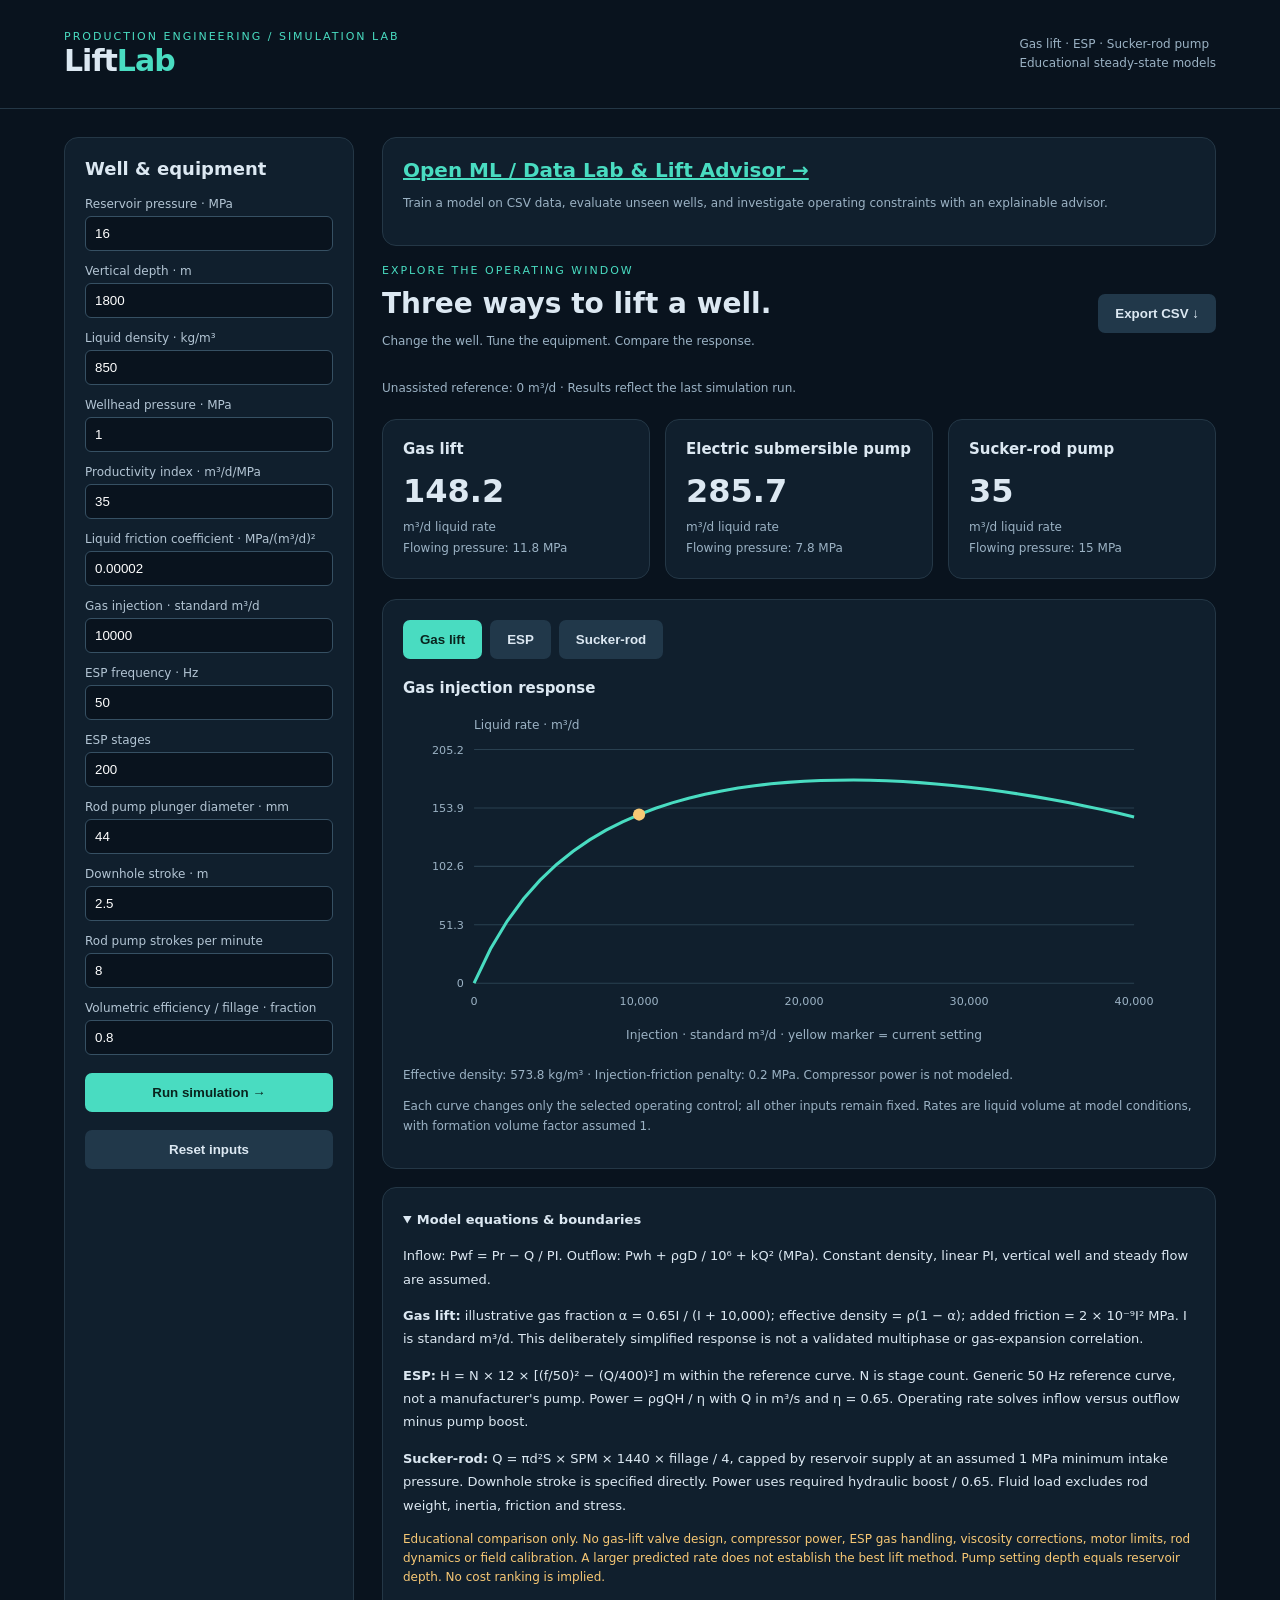
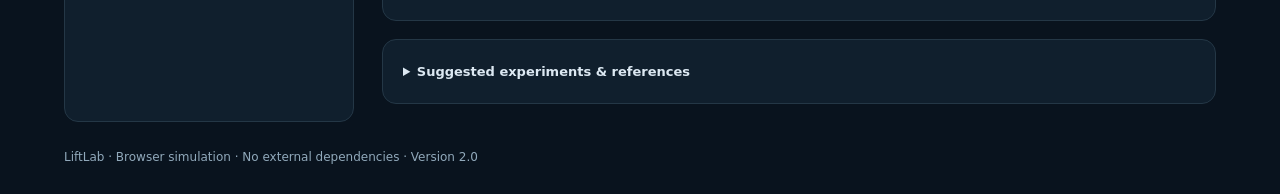
<file: index.html>
<!doctype html><html lang="en"><head><meta charset="utf-8"><meta name="viewport" content="width=device-width,initial-scale=1"><title>LiftLab · Artificial Lift Simulator</title>
<style>
:root{color-scheme:dark;font-family:Inter,system-ui,sans-serif;background:#09131e;color:#dce8f2}*{box-sizing:border-box}body{margin:0}header{padding:30px 5vw;border-bottom:1px solid #243746;display:flex;justify-content:space-between;align-items:center}h1{margin:0;font-size:30px;letter-spacing:-1px}h1 span{color:#49dcc1}.tag{font-size:11px;letter-spacing:2px;color:#49dcc1}main{display:grid;grid-template-columns:290px 1fr;gap:28px;padding:28px 5vw}aside,.panel,.card{background:#101f2d;border:1px solid #243746;border-radius:14px;padding:20px}h2{font-size:18px;margin:0 0 18px}h3{font-size:15px;margin:0 0 12px}label{display:block;font-size:12px;color:#b3c5d4;margin:13px 0 5px}input{width:100%;background:#09131e;border:1px solid #365063;color:white;border-radius:6px;padding:9px}button{border:0;border-radius:7px;padding:12px 17px;background:#49dcc1;color:#09241e;font-weight:700;cursor:pointer}button.secondary{background:#21384a;color:#dce8f2}aside button{width:100%;margin-top:18px}.cards{display:grid;grid-template-columns:repeat(3,1fr);gap:15px;margin:20px 0}.value{font-size:32px;font-weight:700;margin:14px 0 6px}.muted,small{color:#9bb2c4;font-size:12px;line-height:1.6}.panel{margin-bottom:18px}.tabs{display:flex;gap:8px;margin-bottom:20px;flex-wrap:wrap}.tabs button.active{background:#49dcc1;color:#09241e}.chart{width:100%;height:auto;display:block}.intro{display:flex;justify-content:space-between;gap:20px;align-items:center}details{line-height:1.8;font-size:13px}summary{cursor:pointer;font-weight:700}.notice{color:#f7c875;font-size:12px;line-height:1.6}#error{color:#ff9999}footer{padding:0 5vw 30px;color:#91a9bb;font-size:12px}a{color:#49dcc1}@media(max-width:950px){main{grid-template-columns:1fr}.cards{grid-template-columns:1fr}aside{display:grid;grid-template-columns:1fr 1fr;gap:0 15px}.intro{display:block}}
</style></head><body><header><div><div class="tag">PRODUCTION ENGINEERING / SIMULATION LAB</div><h1>Lift<span>Lab</span></h1></div><small>Gas lift · ESP · Sucker-rod pump<br>Educational steady-state models</small></header><main>
<aside><h2>Well & equipment</h2><form id="controls">
<label for="reservoir_mpa">Reservoir pressure · MPa</label><input id="reservoir_mpa" type="number" value="16" min="0.1" max="100" step="0.1" required>
<label for="depth_m">Vertical depth · m</label><input id="depth_m" type="number" value="1800" min="100" max="6000" required>
<label for="density">Liquid density · kg/m³</label><input id="density" type="number" value="850" min="500" max="1500" required>
<label for="whp_mpa">Wellhead pressure · MPa</label><input id="whp_mpa" type="number" value="1" min="0" max="50" step="0.1" required>
<label for="pi">Productivity index · m³/d/MPa</label><input id="pi" type="number" value="35" min="0.1" max="500" step="0.1" required>
<label for="friction">Liquid friction coefficient · MPa/(m³/d)²</label><input id="friction" type="number" value="0.00002" min="0" max="0.01" step="0.000001" required>
<label for="injection">Gas injection · standard m³/d</label><input id="injection" type="number" value="10000" min="0" max="40000" step="100" required>
<label for="frequency">ESP frequency · Hz</label><input id="frequency" type="number" value="50" min="30" max="70" required>
<label for="stages">ESP stages</label><input id="stages" type="number" value="200" min="1" max="500" required>
<label for="diameter">Rod pump plunger diameter · mm</label><input id="diameter" type="number" value="44" min="20" max="100" required>
<label for="stroke">Downhole stroke · m</label><input id="stroke" type="number" value="2.5" min="0.1" max="10" step="0.1" required>
<label for="spm">Rod pump strokes per minute</label><input id="spm" type="number" value="8" min="1" max="15" step="0.5" required>
<label for="fillage">Volumetric efficiency / fillage · fraction</label><input id="fillage" type="number" value="0.8" min="0.05" max="1" step="0.05" required>
<button type="submit">Run simulation →</button><button class="secondary" type="reset">Reset inputs</button></form></aside>
<section><div class="panel"><a href="lab.html" style="font-size:20px;font-weight:700">Open ML / Data Lab & Lift Advisor →</a><p class="muted">Train a model on CSV data, evaluate unseen wells, and investigate operating constraints with an explainable advisor.</p></div><div class="intro"><div><div class="tag">EXPLORE THE OPERATING WINDOW</div><h2 style="font-size:28px;margin:10px 0">Three ways to lift a well.</h2><p class="muted">Change the well. Tune the equipment. Compare the response.</p></div><button class="secondary" id="export" disabled>Export CSV ↓</button></div><p id="error" role="alert"></p><p id="baseline" class="muted"></p><div class="cards" id="cards"></div>
<div class="panel"><div class="tabs"><button data-tab="gas" class="active">Gas lift</button><button data-tab="esp" class="secondary">ESP</button><button data-tab="rod" class="secondary">Sucker-rod</button></div><h3 id="chart-title"></h3><div id="chart"></div><p id="detail" class="muted"></p><p class="muted">Each curve changes only the selected operating control; all other inputs remain fixed. Rates are liquid volume at model conditions, with formation volume factor assumed 1.</p></div>
<div class="panel"><details open><summary>Model equations & boundaries</summary><p>Inflow: Pwf = Pr − Q / PI. Outflow: Pwh + ρgD / 10⁶ + kQ² (MPa). Constant density, linear PI, vertical well and steady flow are assumed.</p><p><b>Gas lift:</b> illustrative gas fraction α = 0.65I / (I + 10,000); effective density = ρ(1 − α); added friction = 2 × 10⁻⁹I² MPa. I is standard m³/d. This deliberately simplified response is not a validated multiphase or gas-expansion correlation.</p><p><b>ESP:</b> H = N × 12 × [(f/50)² − (Q/400)²] m within the reference curve. N is stage count. Generic 50 Hz reference curve, not a manufacturer's pump. Power = ρgQH / η with Q in m³/s and η = 0.65. Operating rate solves inflow versus outflow minus pump boost.</p><p><b>Sucker-rod:</b> Q = πd²S × SPM × 1440 × fillage / 4, capped by reservoir supply at an assumed 1 MPa minimum intake pressure. Downhole stroke is specified directly. Power uses required hydraulic boost / 0.65. Fluid load excludes rod weight, inertia, friction and stress.</p><p class="notice">Educational comparison only. No gas-lift valve design, compressor power, ESP gas handling, viscosity corrections, motor limits, rod dynamics or field calibration. A larger predicted rate does not establish the best lift method. Pump setting depth equals reservoir depth. No cost ranking is implied.</p></details></div>
<div class="panel"><details><summary>Suggested experiments & references</summary><ol><li>Sweep gas injection and observe the competition between density reduction and friction.</li><li>Change ESP frequency or stage count and inspect the production response.</li><li>Reduce reservoir pressure and increase rod-pump speed to observe the supply cap.</li></ol><p><a href="https://www.slb.com/resource-library/oilfield-review/defining-series/defining-artificial-lift">SLB: Artificial lift</a> · <a href="https://www.ksb.com/en-global/centrifugal-pump-lexicon/article/pump-affinity-laws-1117584">KSB: Pump affinity laws</a></p><p>These references support the operating principles; all numerical equipment curves and gas-lift coefficients here are illustrative assumptions.</p></details></div></section></main><footer>LiftLab · Browser simulation · No external dependencies · Version 2.0</footer>
<script src="engine.js"></script>
<script>let result=null,tab='gas';const $=id=>document.getElementById(id),fmt=n=>n.toLocaleString(undefined,{maximumFractionDigits:1});
const wells=['reservoir_mpa','depth_m','density','whp_mpa','pi','friction'],settings=['injection','frequency','stages','diameter','stroke','spm','fillage'];
async function run(e){if(e)e.preventDefault();$('error').textContent='';try{const read=ids=>Object.fromEntries(ids.map(id=>[id,Number($(id).value)]));result=simulate({well:read(wells),settings:read(settings)});$('export').disabled=false;render()}catch(err){result=null;$('export').disabled=true;$('cards').textContent='';$('chart').textContent='';$('baseline').textContent='';$('detail').textContent='';$('error').textContent=err.message}}
function render(){if(!result)return;$('baseline').textContent='Unassisted reference: '+fmt(result.natural)+' m³/d · Results reflect the last simulation run.';const names={gas:'Gas lift',esp:'Electric submersible pump',rod:'Sucker-rod pump'};$('cards').innerHTML=['gas','esp','rod'].map(k=>`<div class="card"><h3>${names[k]}</h3><div class="value">${fmt(result[k].rate)}</div><small>m³/d liquid rate<br>Flowing pressure: ${fmt(result[k].pwf)} MPa</small></div>`).join('');
const labels={gas:['Gas injection response','Injection · standard m³/d'],esp:['ESP frequency response','Frequency · Hz'],rod:['Stroke-rate response','Strokes per minute']};$('chart-title').textContent=labels[tab][0];
const points=result.curves[tab],xmin=points[0][0],xmax=points.at(-1)[0],ymax=Math.max(1,...points.map(p=>p[1]))*1.15;const x=v=>70+(v-xmin)/(xmax-xmin)*650,y=v=>270-v/ymax*230;let svg=`<svg class="chart" viewBox="0 0 780 340" role="img" aria-label="${labels[tab][0]}: liquid production versus operating control"><text x="70" y="20" fill="#9bb2c4" font-size="12">Liquid rate · m³/d</text>`;for(let i=0;i<=4;i++){let v=ymax*i/4;svg+=`<line x1="70" x2="720" y1="${y(v)}" y2="${y(v)}" stroke="#294050"/><text x="60" y="${y(v)+4}" text-anchor="end" fill="#9bb2c4" font-size="11">${fmt(v)}</text>`;let xv=xmin+(xmax-xmin)*i/4;svg+=`<text x="${x(xv)}" y="292" text-anchor="middle" fill="#9bb2c4" font-size="11">${fmt(xv)}</text>`}svg+=`<polyline fill="none" stroke="#49dcc1" stroke-width="3" points="${points.map(p=>`${x(p[0])},${y(p[1])}`).join(' ')}"/>`;const key={gas:'injection',esp:'frequency',rod:'spm'}[tab],current=result.inputs.settings[key];svg+=`<circle cx="${x(current)}" cy="${y(result[tab].rate)}" r="6" fill="#f7c875"/><text x="395" y="325" text-anchor="middle" fill="#9bb2c4" font-size="12">${labels[tab][1]} · yellow marker = current setting</text></svg>`;$('chart').innerHTML=svg;
$('detail').textContent=tab==='gas'?`Effective density: ${fmt(result.gas.density)} kg/m³ · Injection-friction penalty: ${fmt(result.gas.penalty)} MPa. Compressor power is not modeled.`:tab==='esp'?`Pump head: ${fmt(result.esp.head)} m · Estimated input power: ${fmt(result.esp.power)} kW · ${result.esp.status}.`:`Estimated input power: ${fmt(result.rod.power)} kW · Differential fluid load: ${fmt(result.rod.load)} kN · ${result.rod.limited?'Reservoir supply capped; reduce speed or displacement.':'Displacement-limited rate.'} ${result.rod.boost===0?'No additional hydraulic boost required; mechanical losses are omitted.':''}`;
}
$('controls').addEventListener('submit',run);$('controls').addEventListener('reset',()=>setTimeout(run,0));document.querySelectorAll('[data-tab]').forEach(b=>b.onclick=()=>{tab=b.dataset.tab;document.querySelectorAll('[data-tab]').forEach(c=>c.className=c===b?'active':'secondary');render()});$('export').onclick=()=>{if(!result)return;let rows=[['section','parameter','value','unit']];const units={reservoir_mpa:'MPa',depth_m:'m',density:'kg/m3',whp_mpa:'MPa',pi:'m3/day/MPa',friction:'MPa/(m3/day)^2',injection:'standard m3/day',frequency:'Hz',stages:'count',spm:'strokes/min',diameter:'mm',stroke:'m',fillage:'fraction'};for(const group of Object.values(result.inputs))for(const [k,v] of Object.entries(group))rows.push(['input',k,v,units[k]]);rows.push(['natural','rate',result.natural,'m3/day']);for(const k of ['gas','esp','rod'])rows.push([k,'rate',result[k].rate,'m3/day']);for(const [k,points] of Object.entries(result.curves))for(const [x,y] of points)rows.push([k+'_sweep',x,y,'x: '+units[{gas:'injection',esp:'frequency',rod:'spm'}[k]]+'; y: m3/day']);const url=URL.createObjectURL(new Blob([rows.map(r=>r.join(',')).join('\n')],{type:'text/csv'}));const a=document.createElement('a');a.href=url;a.download='liftlab-results.csv';a.click();setTimeout(()=>URL.revokeObjectURL(url),1000)};run();
</script></body></html>
</file>
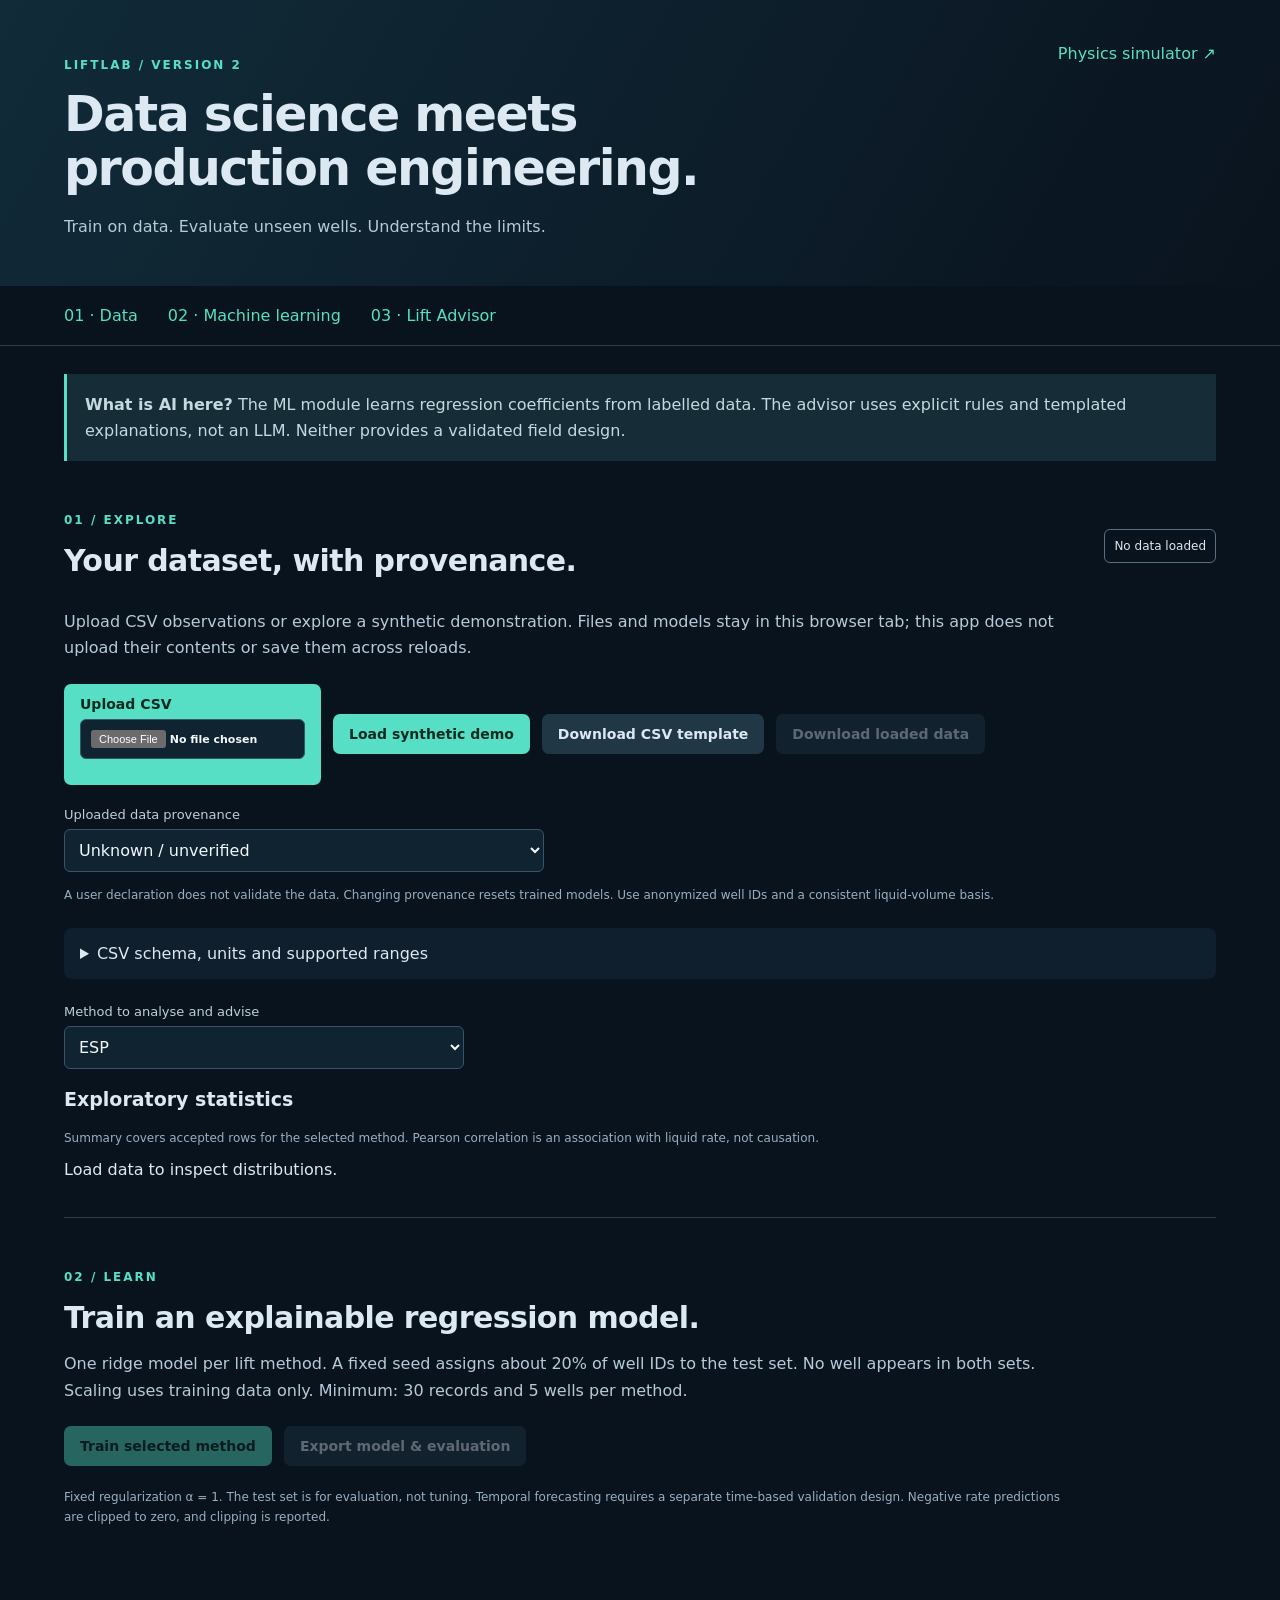
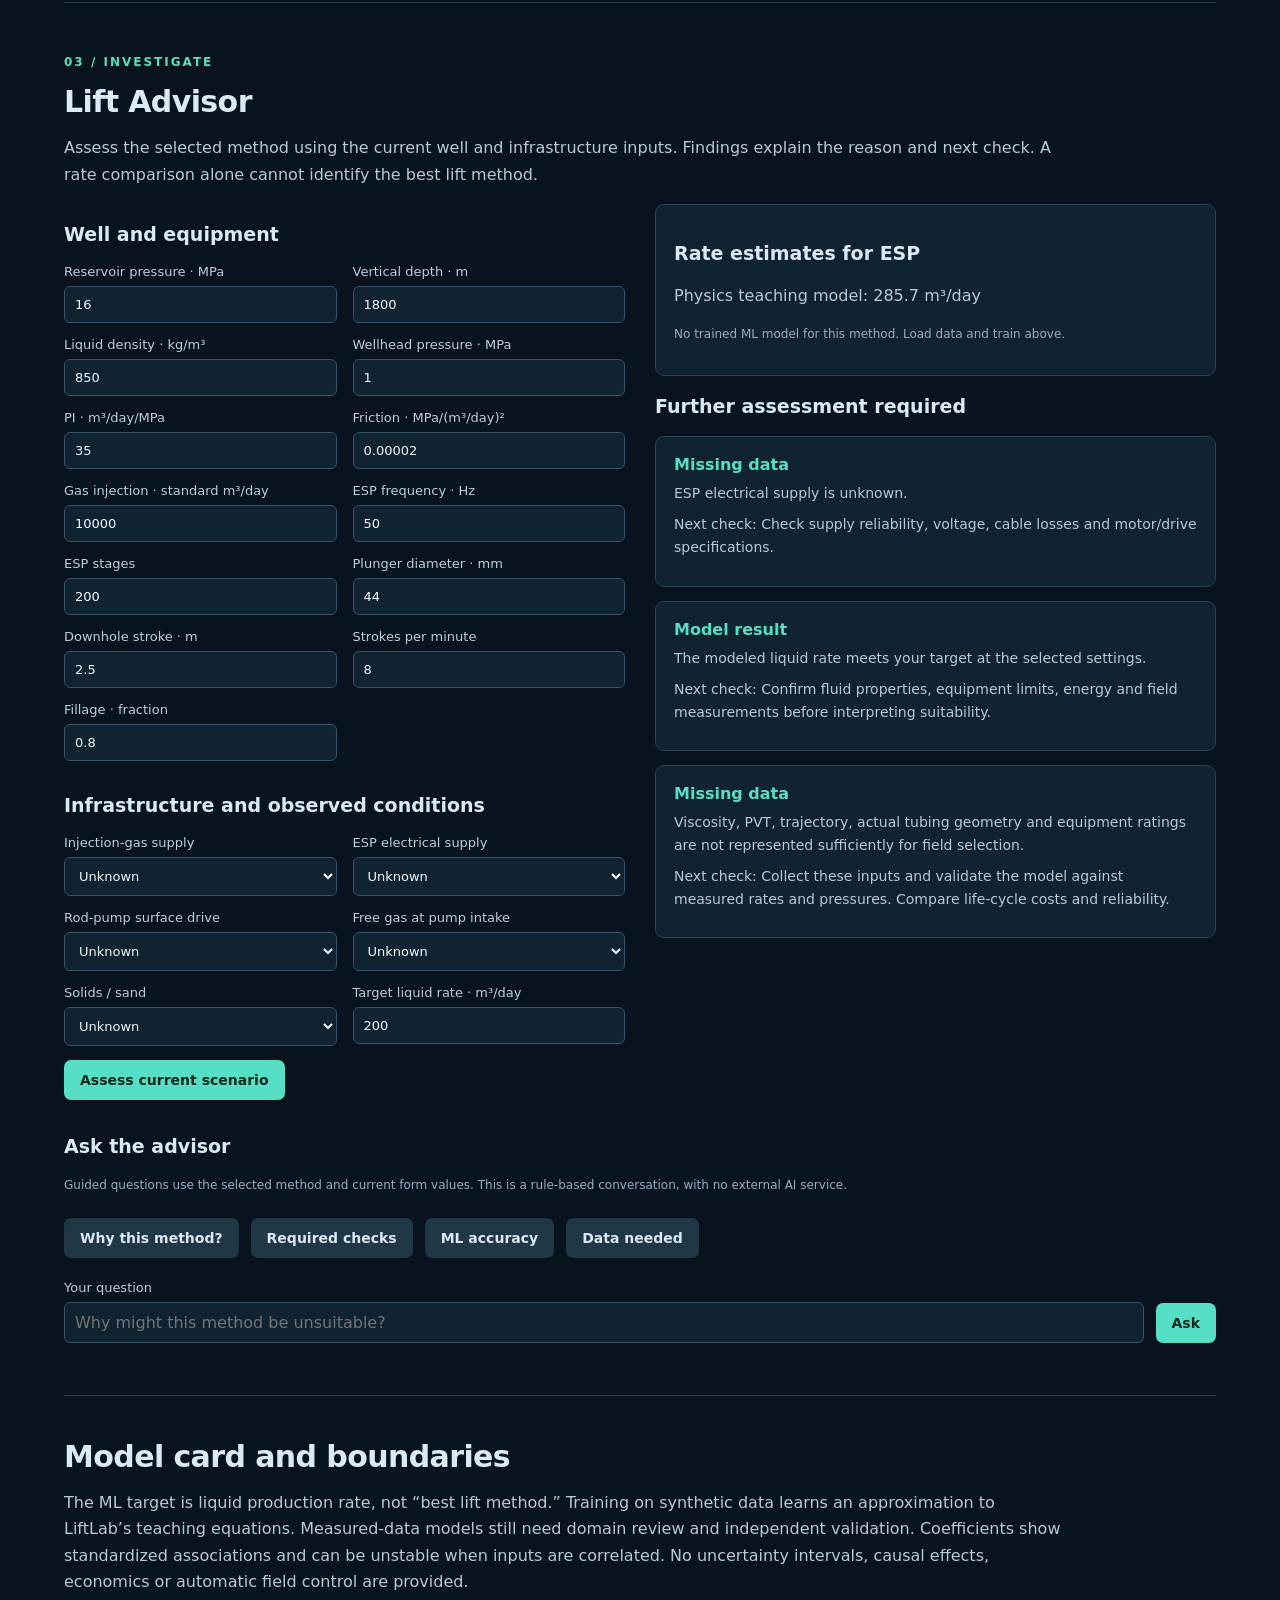
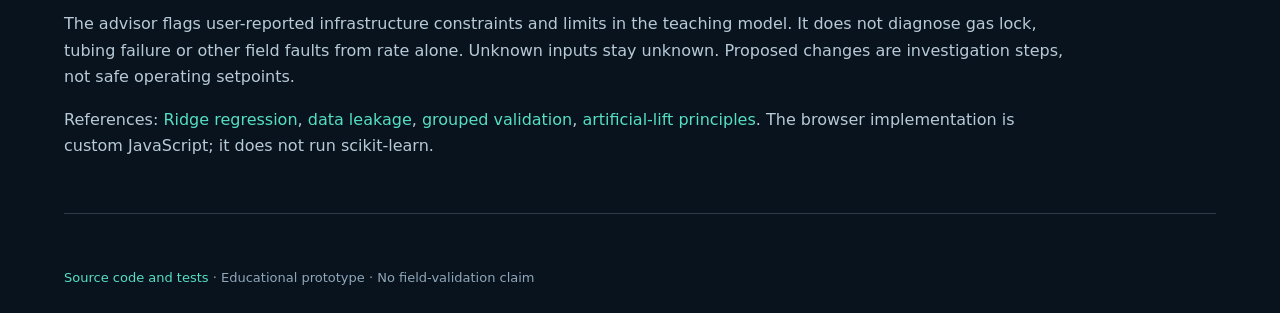
<file: lab.html>
<!doctype html><html lang="en"><head><meta charset="utf-8"><meta name="viewport" content="width=device-width, initial-scale=1"><title>LiftLab | ML, Data Science & Advisor</title><link rel="stylesheet" href="lab.css"></head><body>
<header><div><p class="eyebrow">LIFTLAB / VERSION 2</p><h1>Data science meets production engineering.</h1><p>Train on data. Evaluate unseen wells. Understand the limits.</p></div><a href="index.html">Physics simulator ↗</a></header>
<nav aria-label="Lab sections"><a href="#data">01 · Data</a><a href="#training">02 · Machine learning</a><a href="#advisor">03 · Lift Advisor</a></nav>
<main><div class="notice"><strong>What is AI here?</strong> The ML module learns regression coefficients from labelled data. The advisor uses explicit rules and templated explanations, not an LLM. Neither provides a validated field design.</div>
<section id="data"><div class="sectionhead"><div><p class="eyebrow">01 / EXPLORE</p><h2>Your dataset, with provenance.</h2></div><span id="source" class="badge">No data loaded</span></div><p>Upload CSV observations or explore a synthetic demonstration. Files and models stay in this browser tab; this app does not upload their contents or save them across reloads.</p><div class="actions"><label class="filelabel">Upload CSV<input type="file" id="csv" accept=".csv,text/csv"></label><button id="demo">Load synthetic demo</button><button id="template" class="secondary">Download CSV template</button><button id="dataexport" class="secondary" disabled>Download loaded data</button></div><label for="provenance">Uploaded data provenance</label><select id="provenance"><option value="unverified">Unknown / unverified</option><option value="measured">Measured field observations (user-declared)</option><option value="synthetic">Synthetic or simulated observations</option></select><p class="small">A user declaration does not validate the data. Changing provenance resets trained models. Use anonymized well IDs and a consistent liquid-volume basis.</p><div id="data-status" role="status"></div><details><summary>CSV schema, units and supported ranges</summary><p>Required for every row: <code>well_id,method,reservoir_mpa,depth_m,density,whp_mpa,pi,friction,liquid_rate</code>. Method must be <code>gas</code>, <code>esp</code> or <code>rod</code>. Add the relevant equipment columns below. Blank irrelevant equipment fields are allowed. These ranges define this educational app’s supported domain, not equipment specifications.</p><div id="schema"></div><p>Gas requires injection. ESP requires frequency and stages. Rod requires diameter, stroke, spm and fillage. liquid_rate is the supervised target in m³/day. Missing or invalid required values cause row rejection. Exact duplicate observations within a well are removed.</p></details>
<div class="controlrow"><label for="method">Method to analyse and advise</label><select id="method"><option value="esp">ESP</option><option value="gas">Gas lift</option><option value="rod">Sucker-rod pump</option></select></div><h3>Exploratory statistics</h3><p class="small">Summary covers accepted rows for the selected method. Pearson correlation is an association with liquid rate, not causation.</p><div id="stats" class="tablewrap">Load data to inspect distributions.</div></section>
<section id="training"><p class="eyebrow">02 / LEARN</p><h2>Train an explainable regression model.</h2><p>One ridge model per lift method. A fixed seed assigns about 20% of well IDs to the test set. No well appears in both sets. Scaling uses training data only. Minimum: 30 records and 5 wells per method.</p><div class="actions"><button id="train" disabled>Train selected method</button><button id="modelexport" class="secondary" disabled>Export model & evaluation</button></div><p class="small">Fixed regularization α = 1. The test set is for evaluation, not tuning. Temporal forecasting requires a separate time-based validation design. Negative rate predictions are clipped to zero, and clipping is reported.</p><div id="train-status" role="status"></div><div id="metrics" class="metrics"></div><div id="plots" class="plotgrid"></div><div id="weights"></div></section>
<section id="advisor"><p class="eyebrow">03 / INVESTIGATE</p><h2>Lift Advisor</h2><p>Assess the selected method using the current well and infrastructure inputs. Findings explain the reason and next check. A rate comparison alone cannot identify the best lift method.</p><div class="workspace"><form id="scenario"><h3>Well and equipment</h3><div id="inputs" class="inputgrid"></div><h3>Infrastructure and observed conditions</h3><div class="inputgrid"><label>Injection-gas supply<select id="gas"><option value="unknown">Unknown</option><option value="yes">Available</option><option value="no">Unavailable</option></select></label><label>ESP electrical supply<select id="power"><option value="unknown">Unknown</option><option value="yes">Available</option><option value="no">Unavailable</option></select></label><label>Rod-pump surface drive<select id="drive"><option value="unknown">Unknown</option><option value="yes">Available</option><option value="no">Unavailable</option></select></label><label>Free gas at pump intake<select id="freegas"><option value="unknown">Unknown</option><option value="yes">Present</option><option value="no">Not reported</option></select></label><label>Solids / sand<select id="solids"><option value="unknown">Unknown</option><option value="yes">Present</option><option value="no">Not reported</option></select></label><label>Target liquid rate · m³/day<input id="target" type="number" min="0" max="100000" step="any" value="200" required></label></div><button type="submit">Assess current scenario</button></form><div><div id="prediction" class="panel"></div><div id="assessment"></div></div></div>
<div class="chat"><h3>Ask the advisor</h3><p class="small">Guided questions use the selected method and current form values. This is a rule-based conversation, with no external AI service.</p><div class="actions"><button class="secondary prompt" data-q="Why might this method be unsuitable?">Why this method?</button><button class="secondary prompt" data-q="What changes are required?">Required checks</button><button class="secondary prompt" data-q="How accurate is the ML model?">ML accuracy</button><button class="secondary prompt" data-q="What data should I collect?">Data needed</button></div><div id="messages" aria-live="polite"></div><form id="ask"><label for="question">Your question</label><div class="askrow"><input id="question" maxlength="500" placeholder="Why might this method be unsuitable?" required><button>Ask</button></div></form></div></section>
<section><h2>Model card and boundaries</h2><p>The ML target is liquid production rate, not “best lift method.” Training on synthetic data learns an approximation to LiftLab’s teaching equations. Measured-data models still need domain review and independent validation. Coefficients show standardized associations and can be unstable when inputs are correlated. No uncertainty intervals, causal effects, economics or automatic field control are provided.</p><p>The advisor flags user-reported infrastructure constraints and limits in the teaching model. It does not diagnose gas lock, tubing failure or other field faults from rate alone. Unknown inputs stay unknown. Proposed changes are investigation steps, not safe operating setpoints.</p><p>References: <a href="https://scikit-learn.org/stable/modules/generated/sklearn.linear_model.Ridge.html">Ridge regression</a>, <a href="https://scikit-learn.org/stable/common_pitfalls.html">data leakage</a>, <a href="https://scikit-learn.org/stable/modules/cross_validation.html">grouped validation</a>, <a href="https://www.slb.com/resource-library/oilfield-review/defining-series/defining-artificial-lift">artificial-lift principles</a>. The browser implementation is custom JavaScript; it does not run scikit-learn.</p></section></main><footer><a href="https://github.com/lazy70/liftlab">Source code and tests</a> · Educational prototype · No field-validation claim</footer>
<script src="engine.js"></script><script src="ml.js"></script><script src="advisor.js"></script><script src="lab.js"></script></body></html>
</file>
<file: lab.css>
:root{font-family:Inter,system-ui,sans-serif;color:#dce8f2;background:#09131e;color-scheme:dark}*{box-sizing:border-box}body{margin:0}header{padding:44px 5vw 30px;display:flex;justify-content:space-between;align-items:start;gap:24px;background:linear-gradient(120deg,#112b39,#09131e)}h1{font-size:clamp(30px,4vw,49px);max-width:800px;letter-spacing:-1.5px;margin:8px 0 18px;line-height:1.1}h2{font-size:30px;margin:5px 0 15px;letter-spacing:-.6px}h3{font-size:19px}p{line-height:1.65;color:#b7cad7;max-width:1000px}a{color:#56dfc4;text-decoration:none}a:hover{text-decoration:underline}.eyebrow{font-size:12px;letter-spacing:2px;color:#56dfc4;font-weight:700}nav{display:flex;gap:30px;padding:20px 5vw;border-bottom:1px solid #2b3b4a;flex-wrap:wrap}main{max-width:1450px;padding:28px 5vw;margin:auto}section{padding:38px 0;border-bottom:1px solid #2b3b4a;scroll-margin-top:20px}.notice{background:#162d38;border-left:3px solid #56dfc4;padding:18px;line-height:1.6;color:#c5d9df}.sectionhead{display:flex;justify-content:space-between;align-items:center;gap:15px}.badge{font-size:12px;padding:9px;border:1px solid #597082;border-radius:6px;max-width:300px}.actions{display:flex;gap:12px;align-items:center;flex-wrap:wrap;margin:22px 0}button,.filelabel{font:inherit;font-weight:700;font-size:14px;border:none;border-radius:7px;background:#56dfc4;color:#08291f;padding:12px 16px;cursor:pointer;display:inline-block}button.secondary{background:#203746;color:#dce8f2}button:disabled{opacity:.4;cursor:not-allowed}.filelabel input{display:block;max-width:225px;font-size:11px;margin-top:7px}.small{font-size:12px;color:#98afc1}label{font-size:13px;color:#bdcedb;display:block}input,select{display:block;width:100%;margin:7px 0 14px;background:#102331;border:1px solid #395466;border-radius:6px;color:#f2f7fa;padding:10px;font:inherit}select{max-width:480px}input:focus,select:focus,button:focus-visible,a:focus-visible{outline:2px solid #56dfc4;outline-offset:3px}details{margin:22px 0;padding:16px;background:#101f2d;border-radius:8px}summary{cursor:pointer}code{overflow-wrap:anywhere;color:#71e2ce}table{width:100%;border-collapse:collapse;font-size:13px;margin:18px 0}th,td{text-align:left;border-bottom:1px solid #2c4252;padding:11px}th{color:#56dfc4}.tablewrap{overflow:auto}.controlrow{max-width:400px;margin-top:25px}.metrics{display:grid;grid-template-columns:repeat(4,1fr);gap:16px;margin:18px 0}.metric{background:#102331;border:1px solid #2b4354;padding:18px;border-radius:9px}.metric strong{display:block;font-size:29px;margin:8px 0}.plotgrid{display:grid;grid-template-columns:1fr 1fr;gap:20px}.plot{background:#102331;padding:14px;border-radius:9px}.plot svg{width:100%;display:block}.workspace{display:grid;grid-template-columns:1fr 1fr;gap:30px}.inputgrid{display:grid;grid-template-columns:1fr 1fr;gap:0 16px}.panel,.finding{background:#102331;border:1px solid #2b4354;padding:18px;border-radius:9px;margin-bottom:14px}.finding strong{color:#56dfc4}.finding p{font-size:14px;margin:8px 0}.warning{color:#f4c477!important}.error{color:#ffa0a0!important}.success{color:#66ddbd!important}.chat{margin-top:35px}.askrow{display:flex;gap:12px;align-items:baseline}.askrow input{flex:1}.message{white-space:pre-wrap;line-height:1.65;background:#102331;padding:20px;border-radius:8px;margin:15px 0;font-size:14px}.message.user{border-left:3px solid #56dfc4}#messages{max-height:550px;overflow:auto}footer{padding:28px 5vw;color:#8fa7b8;font-size:13px}@media(max-width:850px){.workspace,.plotgrid{grid-template-columns:1fr}.metrics{grid-template-columns:1fr 1fr}header,.sectionhead{display:block}.badge{display:inline-block}.inputgrid{grid-template-columns:1fr 1fr}}@media(max-width:450px){.inputgrid,.metrics{grid-template-columns:1fr}main{padding:16px 5vw}}
</file>
